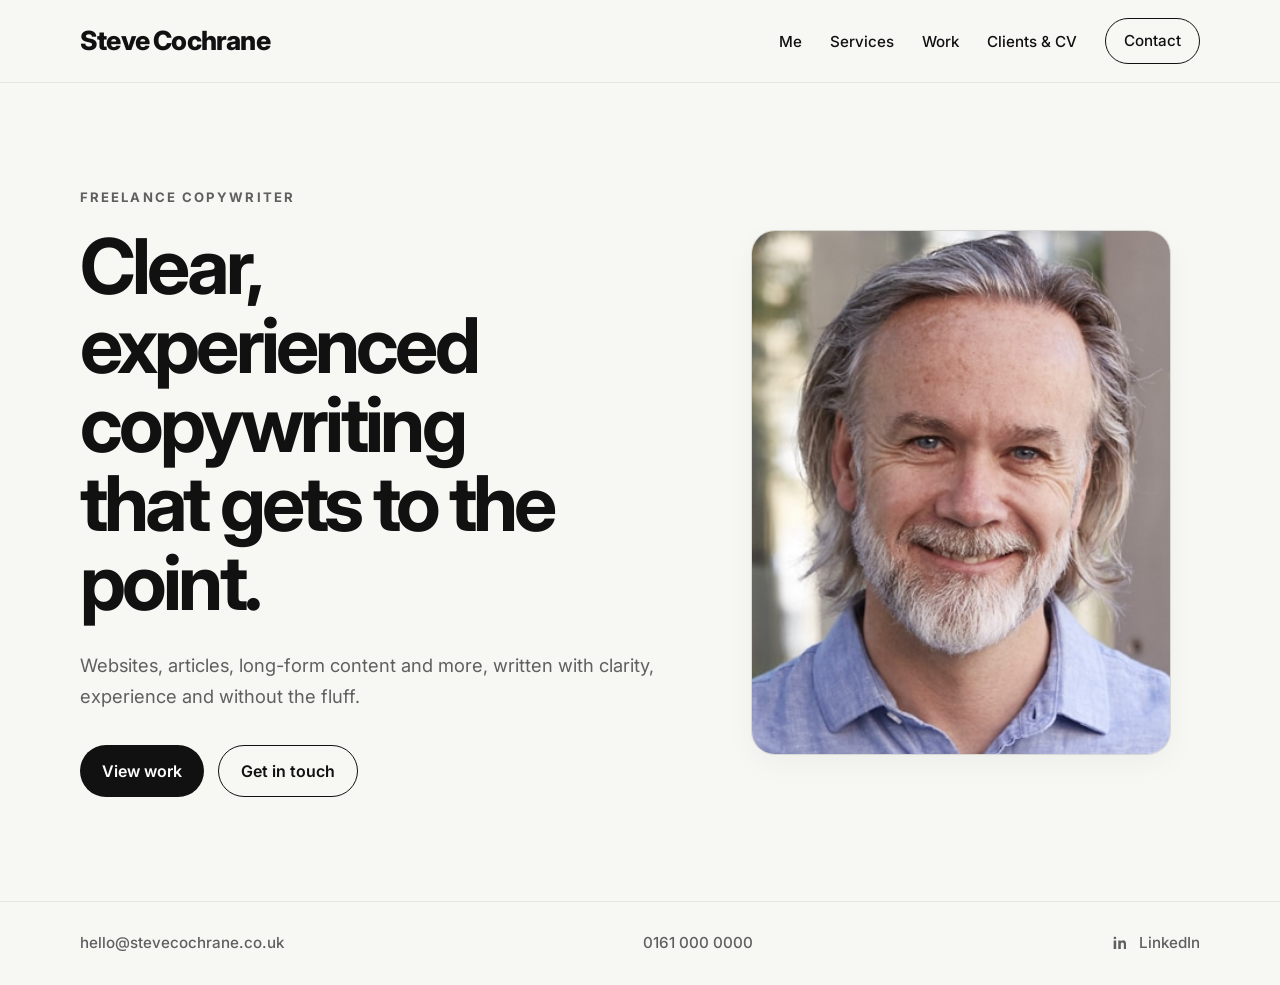
<file: index.html>
<!DOCTYPE html>
<html lang="en-GB">
<head>
  <meta charset="UTF-8" />
  <meta name="viewport" content="width=device-width, initial-scale=1.0" />
  <title>Steve Cochrane | Freelance Copywriter</title>
  <meta
    name="description"
    content="Freelance copywriter Steve Cochrane writes clear, effective copy for websites, articles, white papers and more."
  />
  <link rel="preconnect" href="https://fonts.googleapis.com" />
  <link rel="preconnect" href="https://fonts.gstatic.com" crossorigin />
  <link
    href="https://fonts.googleapis.com/css2?family=Inter:wght@400;500;600;700;800&display=swap"
    rel="stylesheet"
  />
  <link rel="stylesheet" href="css/style.css" />
</head>
<body>
  <a class="skip-link" href="#main">Skip to content</a>

  <header class="site-header">
    <div class="container header-inner">
      <a class="site-logo" href="index.html">Steve Cochrane</a>

      <nav class="site-nav" aria-label="Primary navigation">
        <ul>
          <li><a href="me.html">Me</a></li>
          <li><a href="services.html">Services</a></li>
          <li><a href="work.html">Work</a></li>
          <li><a href="clients-cv.html">Clients &amp; CV</a></li>
          <li><a class="nav-cta" href="contact.html">Contact</a></li>
        </ul>
      </nav>
    </div>
  </header>

  <main id="main">
    <section class="hero hero-minimal">
      <div class="container hero-grid">
        <div class="hero-copy">
          <p class="eyebrow">Freelance Copywriter</p>
          <h1>Clear, experienced copywriting that gets to the point.</h1>
          <p class="hero-text">
            Websites, articles, long-form content and more, written with clarity,
            experience and without the fluff.
          </p>

          <div class="hero-actions">
            <a class="button button-primary" href="work.html">View work</a>
            <a class="button button-secondary" href="contact.html">Get in touch</a>
          </div>
        </div>

        <div class="hero-image-wrap">
          <img
            src="image/steve-cochrane-headshot.jpg"
            alt="Portrait of Steve Cochrane"
            class="hero-image"
          />
        </div>
      </div>
    </section>
  </main>

  <footer class="site-footer">
    <div class="container footer-contact">
      <a class="footer-contact-item" href="mailto:hello@stevecochrane.co.uk">
        hello@stevecochrane.co.uk
      </a>

      <a class="footer-contact-item" href="tel:01610000000">
        0161 000 0000
      </a>

      <a
        class="footer-social"
        href="#"
        target="_blank"
        rel="noopener noreferrer"
        aria-label="Visit Steve Cochrane on LinkedIn"
      >
        <svg viewBox="0 0 24 24" aria-hidden="true">
          <path d="M6.94 8.5H3.56V20h3.38V8.5Zm-1.69-1.47c1.08 0 1.75-.72 1.75-1.62-.02-.92-.67-1.62-1.73-1.62S3.5 4.49 3.5 5.41c0 .9.68 1.62 1.73 1.62h.02ZM20.5 20h-3.38v-6.16c0-1.55-.56-2.6-1.95-2.6-1.07 0-1.7.72-1.98 1.42-.1.25-.13.6-.13.95V20H9.68s.05-10.46 0-11.5h3.38v1.63c.45-.7 1.25-1.7 3.05-1.7 2.23 0 3.89 1.45 3.89 4.56V20Z"/>
        </svg>
        <span>LinkedIn</span>
      </a>
    </div>
  </footer>
</body>
</html>
</file>
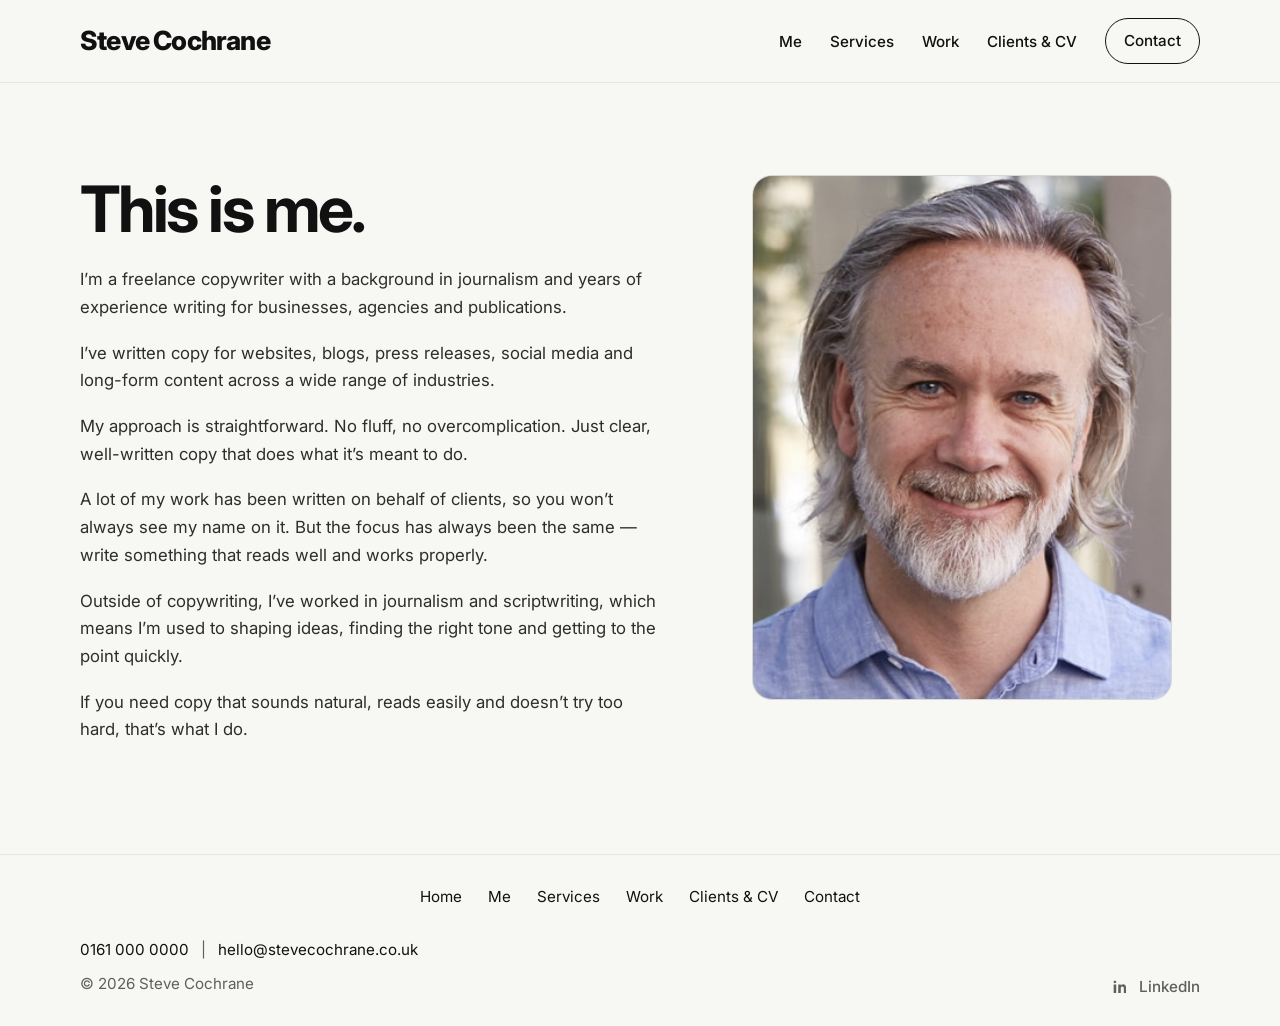
<file: me.html>
<!DOCTYPE html>
<html lang="en-GB">
<head>
  <meta charset="UTF-8" />
  <meta name="viewport" content="width=device-width, initial-scale=1.0" />
  <title>Me | Steve Cochrane</title>
  <meta
    name="description"
    content="Learn more about Steve Cochrane, freelance copywriter."
  />
  <link rel="preconnect" href="https://fonts.googleapis.com" />
  <link rel="preconnect" href="https://fonts.gstatic.com" crossorigin />
  <link
    href="https://fonts.googleapis.com/css2?family=Inter:wght@400;500;600;700;800&display=swap"
    rel="stylesheet"
  />
  <link rel="stylesheet" href="css/style.css" />
</head>
<body>
  <a class="skip-link" href="#main">Skip to content</a>

  <header class="site-header">
    <div class="container header-inner">
      <a class="site-logo" href="index.html">Steve Cochrane</a>

      <nav class="site-nav" aria-label="Primary navigation">
        <ul>
          <li><a href="me.html">Me</a></li>
          <li><a href="services.html">Services</a></li>
          <li><a href="work.html">Work</a></li>
          <li><a href="clients-cv.html">Clients &amp; CV</a></li>
          <li><a class="nav-cta" href="contact.html">Contact</a></li>
        </ul>
      </nav>
    </div>
  </header>

  <main id="main">
    <section class="section">
      <div class="container bio-grid">

        <div class="bio-copy">
          <h1>This is me.</h1>

          <p>
            I’m a freelance copywriter with a background in journalism and years of
            experience writing for businesses, agencies and publications.
          </p>

          <p>
            I’ve written copy for websites, blogs, press releases, social media and
            long-form content across a wide range of industries.
          </p>

          <p>
            My approach is straightforward. No fluff, no overcomplication. Just clear,
            well-written copy that does what it’s meant to do.
          </p>

          <p>
            A lot of my work has been written on behalf of clients, so you won’t always
            see my name on it. But the focus has always been the same — write something
            that reads well and works properly.
          </p>

          <p>
            Outside of copywriting, I’ve worked in journalism and scriptwriting, which
            means I’m used to shaping ideas, finding the right tone and getting to the
            point quickly.
          </p>

          <p>
            If you need copy that sounds natural, reads easily and doesn’t try too hard,
            that’s what I do.
          </p>
        </div>

        <div class="bio-image-wrap">
          <img
            src="image/steve-cochrane-headshot.jpg"
            alt="Steve Cochrane"
            class="bio-image"
          />
        </div>

      </div>
    </section>
  </main>
  <!-- FOOTER -->
  <footer class="site-footer">
    <div class="container footer-main">

      <nav class="footer-nav">
        <ul>
          <li><a href="index.html">Home</a></li>
          <li><a href="me.html">Me</a></li>
          <li><a href="services.html">Services</a></li>
          <li><a href="work.html">Work</a></li>
          <li><a href="clients-cv.html">Clients &amp; CV</a></li>
          <li><a href="contact.html">Contact</a></li>
        </ul>
      </nav>

      <div class="footer-meta">
        <div class="footer-meta-left">
          <p>
            <a href="tel:01610000000">0161 000 0000</a>
            <span>|</span>
            <a href="mailto:hello@stevecochrane.co.uk">hello@stevecochrane.co.uk</a>
          </p>
          <p>© 2026 Steve Cochrane</p>
        </div>

        <a class="footer-social" href="#" target="_blank">
          <svg viewBox="0 0 24 24">
            <path d="M6.94 8.5H3.56V20h3.38V8.5Zm-1.69-1.47c1.08 0 1.75-.72 1.75-1.62-.02-.92-.67-1.62-1.73-1.62S3.5 4.49 3.5 5.41c0 .9.68 1.62 1.73 1.62h.02ZM20.5 20h-3.38v-6.16c0-1.55-.56-2.6-1.95-2.6-1.07 0-1.7.72-1.98 1.42-.1.25-.13.6-.13.95V20H9.68s.05-10.46 0-11.5h3.38v1.63c.45-.7 1.25-1.7 3.05-1.7 2.23 0 3.89 1.45 3.89 4.56V20Z"/>
          </svg>
          <span>LinkedIn</span>
        </a>
      </div>

    </div>
  </footer>
</body>
</html>
</file>
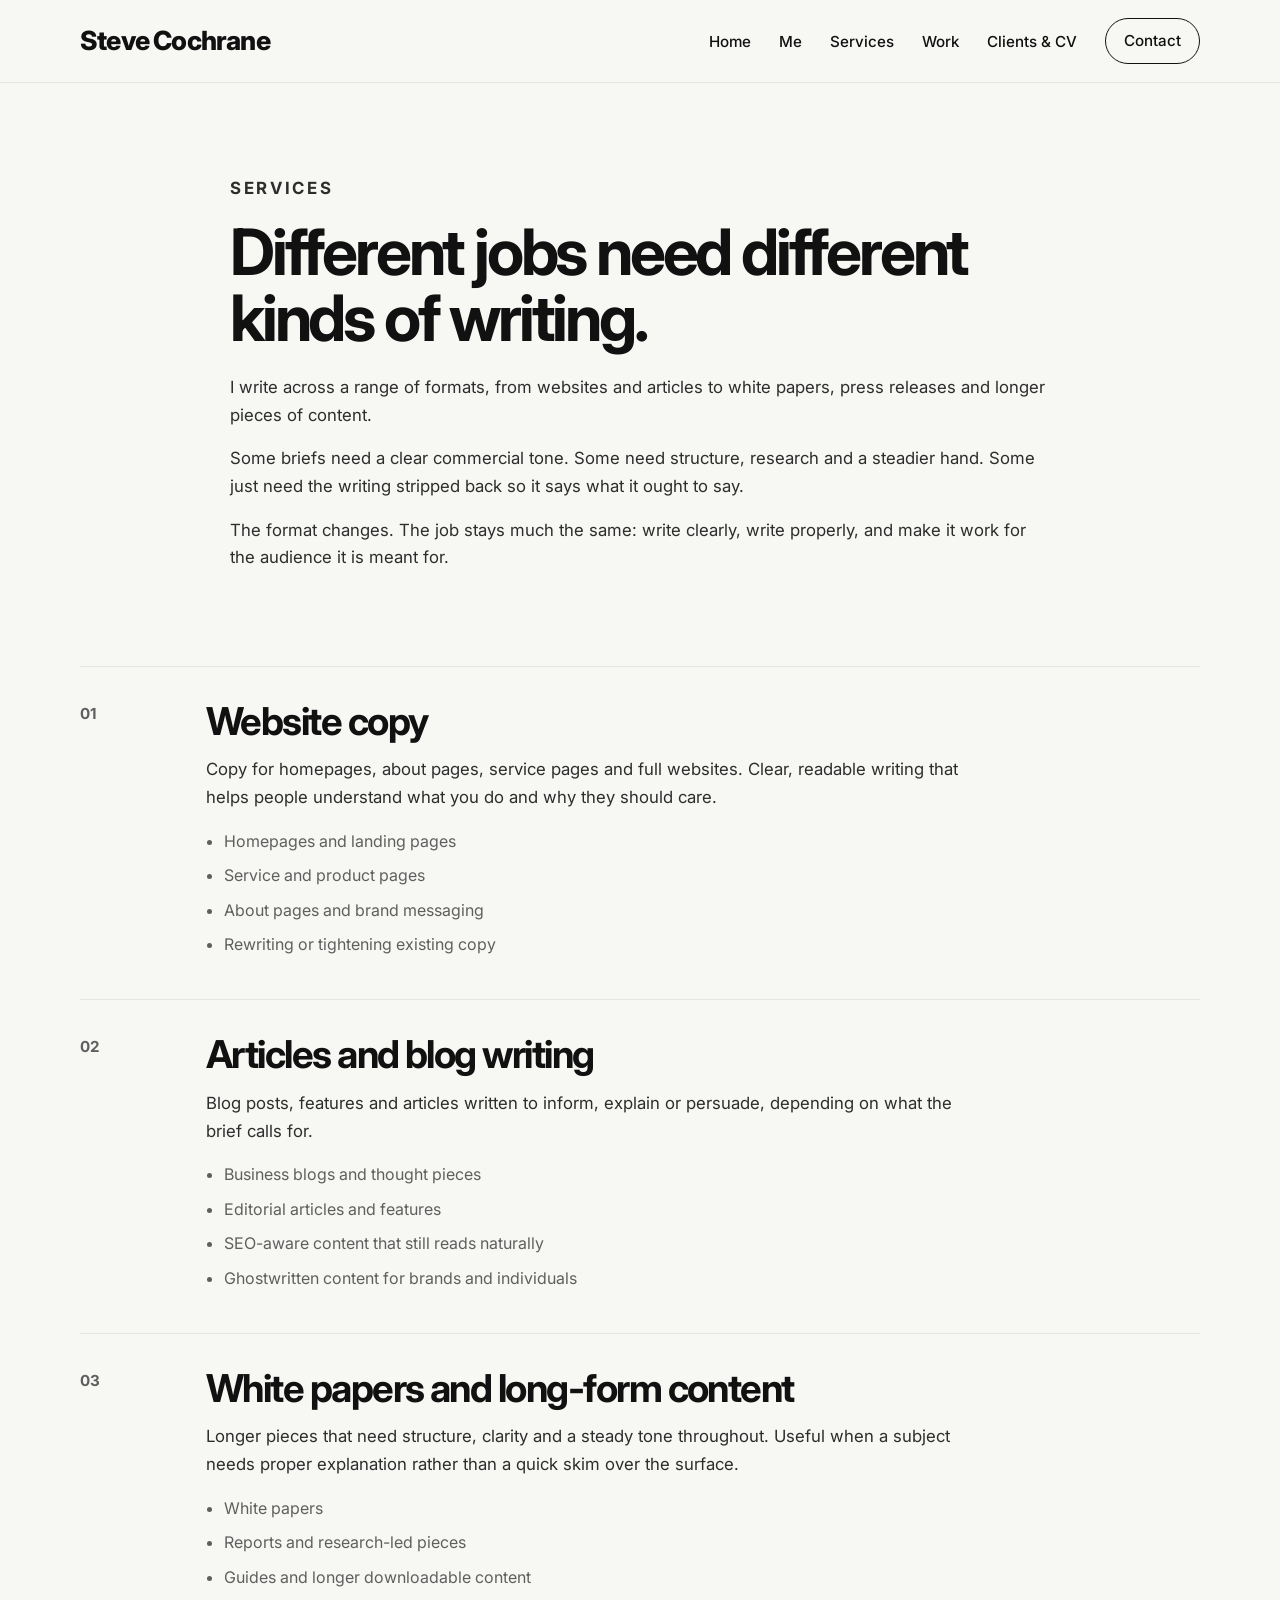
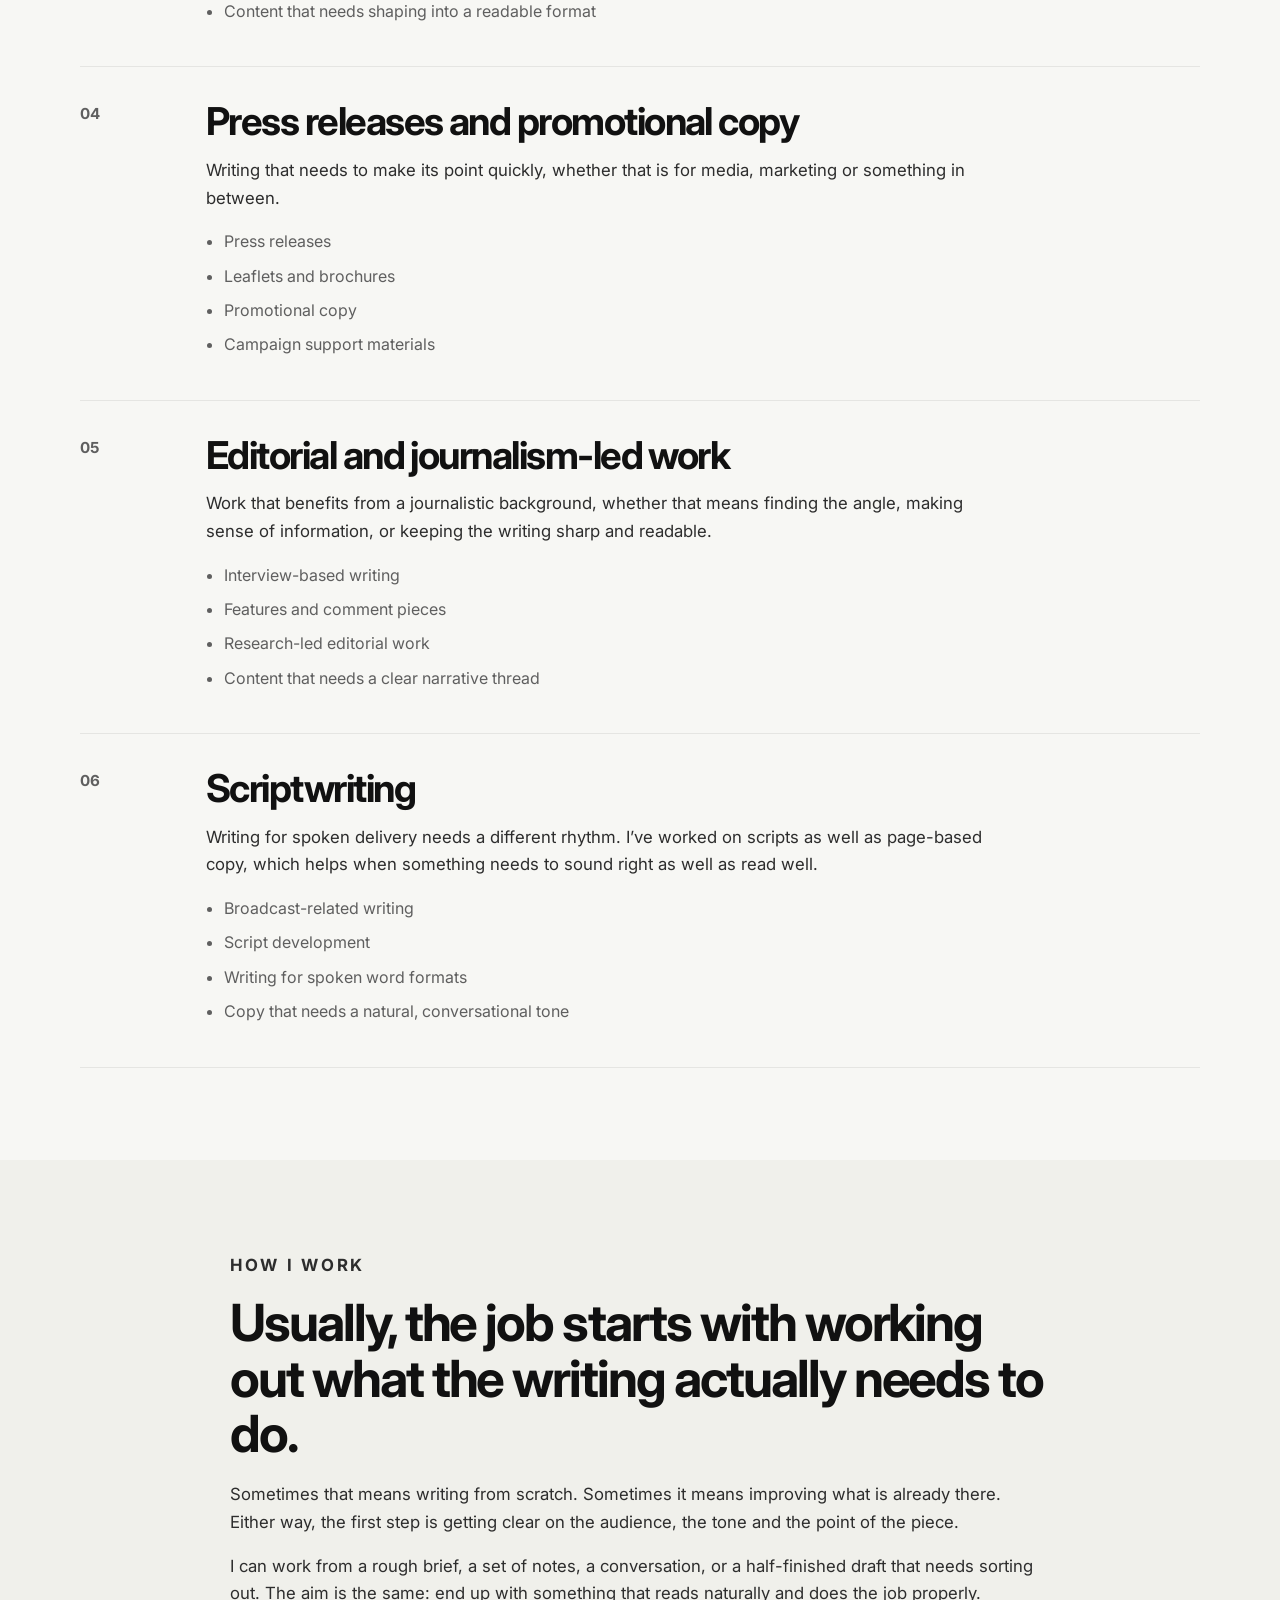
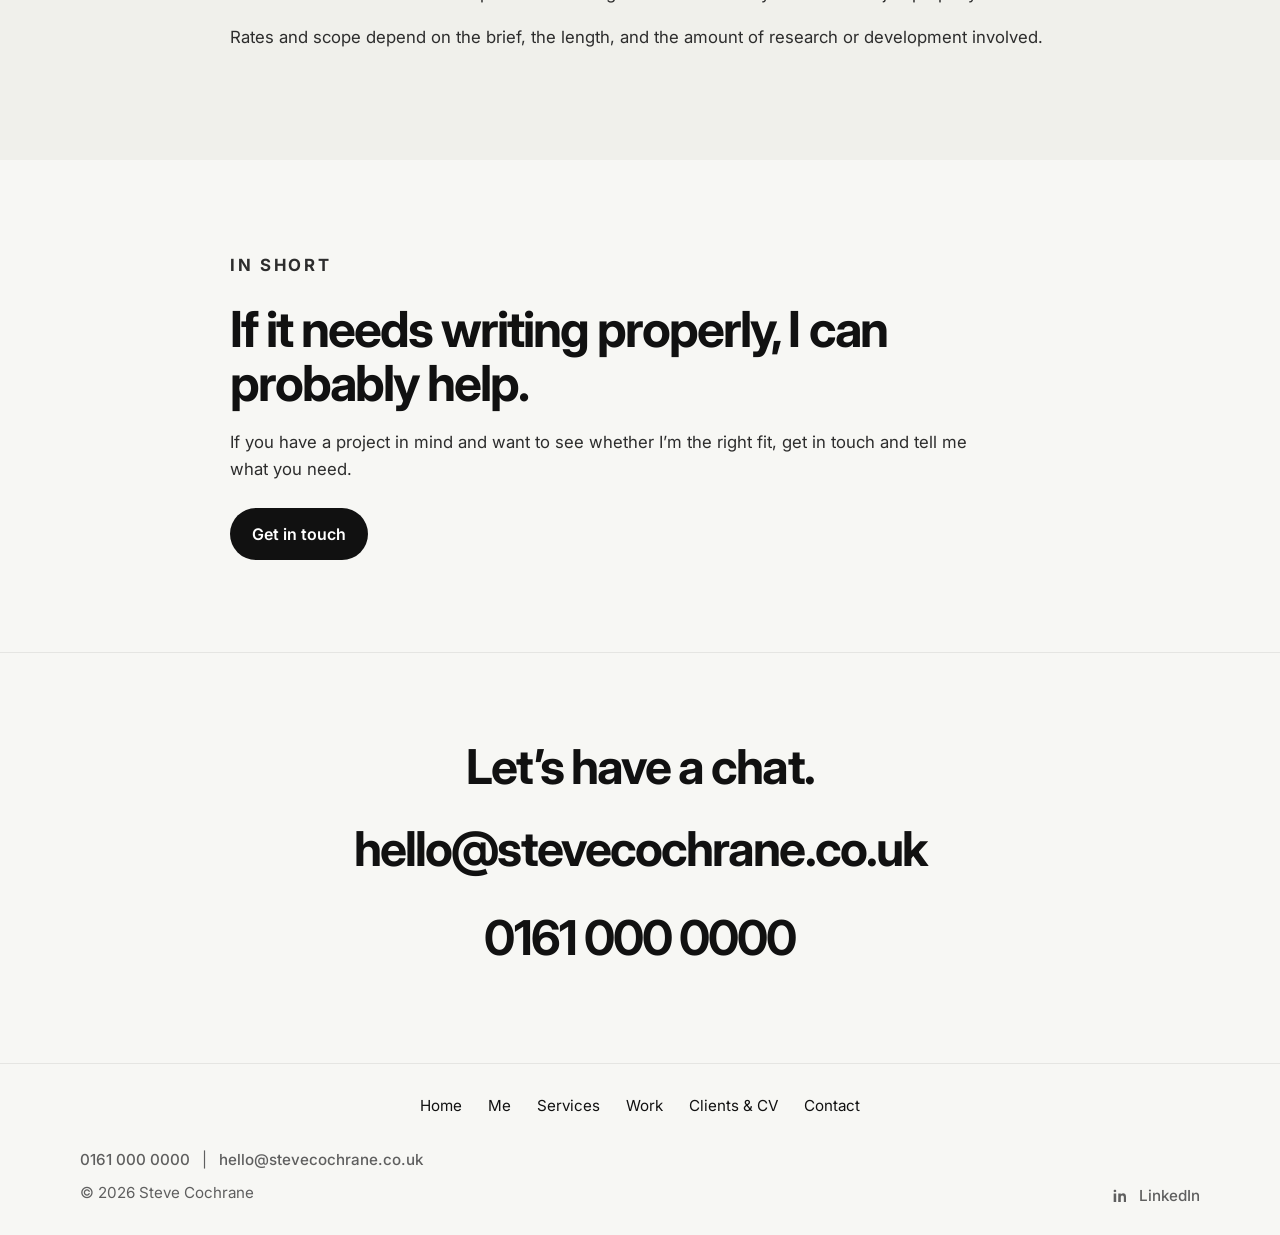
<file: services.html>
<!DOCTYPE html>
<html lang="en-GB">
<head>
  <meta charset="UTF-8" />
  <meta name="viewport" content="width=device-width, initial-scale=1.0" />
  <title>Services | Steve Cochrane</title>
  <meta
    name="description"
    content="Copywriting services by Steve Cochrane, including website copy, articles, blogs, white papers, press releases and more."
  />
  <link rel="preconnect" href="https://fonts.googleapis.com" />
  <link rel="preconnect" href="https://fonts.gstatic.com" crossorigin />
  <link
    href="https://fonts.googleapis.com/css2?family=Inter:wght@400;500;600;700;800&display=swap"
    rel="stylesheet"
  />
  <link rel="stylesheet" href="css/style.css" />
</head>
<body>
  <a class="skip-link" href="#main">Skip to content</a>

  <header class="site-header">
    <div class="container header-inner">
      <a class="site-logo" href="index.html">Steve Cochrane</a>

      <nav class="site-nav" aria-label="Primary navigation">
        <ul>
          <li><a href="index.html">Home</a></li>
          <li><a href="me.html">Me</a></li>
          <li><a href="services.html">Services</a></li>
          <li><a href="work.html">Work</a></li>
          <li><a href="clients-cv.html">Clients &amp; CV</a></li>
          <li><a class="nav-cta" href="contact.html">Contact</a></li>
        </ul>
      </nav>
    </div>
  </header>

  <main id="main">
    <section class="section services-intro">
      <div class="container services-intro-inner">
        <p class="section-label">Services</p>
        <h1>Different jobs need different kinds of writing.</h1>

        <p>
          I write across a range of formats, from websites and articles to white papers,
          press releases and longer pieces of content.
        </p>

        <p>
          Some briefs need a clear commercial tone. Some need structure, research and a
          steadier hand. Some just need the writing stripped back so it says what it ought
          to say.
        </p>

        <p>
          The format changes. The job stays much the same: write clearly, write properly,
          and make it work for the audience it is meant for.
        </p>
      </div>
    </section>

    <section class="section services-list-section">
      <div class="container">

        <article class="service-row">
          <div class="service-row-label">
            <p>01</p>
          </div>
          <div class="service-row-content">
            <h2>Website copy</h2>
            <p>
              Copy for homepages, about pages, service pages and full websites. Clear,
              readable writing that helps people understand what you do and why they should
              care.
            </p>
            <ul>
              <li>Homepages and landing pages</li>
              <li>Service and product pages</li>
              <li>About pages and brand messaging</li>
              <li>Rewriting or tightening existing copy</li>
            </ul>
          </div>
        </article>

        <article class="service-row">
          <div class="service-row-label">
            <p>02</p>
          </div>
          <div class="service-row-content">
            <h2>Articles and blog writing</h2>
            <p>
              Blog posts, features and articles written to inform, explain or persuade,
              depending on what the brief calls for.
            </p>
            <ul>
              <li>Business blogs and thought pieces</li>
              <li>Editorial articles and features</li>
              <li>SEO-aware content that still reads naturally</li>
              <li>Ghostwritten content for brands and individuals</li>
            </ul>
          </div>
        </article>

        <article class="service-row">
          <div class="service-row-label">
            <p>03</p>
          </div>
          <div class="service-row-content">
            <h2>White papers and long-form content</h2>
            <p>
              Longer pieces that need structure, clarity and a steady tone throughout.
              Useful when a subject needs proper explanation rather than a quick skim over
              the surface.
            </p>
            <ul>
              <li>White papers</li>
              <li>Reports and research-led pieces</li>
              <li>Guides and longer downloadable content</li>
              <li>Content that needs shaping into a readable format</li>
            </ul>
          </div>
        </article>

        <article class="service-row">
          <div class="service-row-label">
            <p>04</p>
          </div>
          <div class="service-row-content">
            <h2>Press releases and promotional copy</h2>
            <p>
              Writing that needs to make its point quickly, whether that is for media,
              marketing or something in between.
            </p>
            <ul>
              <li>Press releases</li>
              <li>Leaflets and brochures</li>
              <li>Promotional copy</li>
              <li>Campaign support materials</li>
            </ul>
          </div>
        </article>

        <article class="service-row">
          <div class="service-row-label">
            <p>05</p>
          </div>
          <div class="service-row-content">
            <h2>Editorial and journalism-led work</h2>
            <p>
              Work that benefits from a journalistic background, whether that means finding
              the angle, making sense of information, or keeping the writing sharp and
              readable.
            </p>
            <ul>
              <li>Interview-based writing</li>
              <li>Features and comment pieces</li>
              <li>Research-led editorial work</li>
              <li>Content that needs a clear narrative thread</li>
            </ul>
          </div>
        </article>

        <article class="service-row">
          <div class="service-row-label">
            <p>06</p>
          </div>
          <div class="service-row-content">
            <h2>Scriptwriting</h2>
            <p>
              Writing for spoken delivery needs a different rhythm. I’ve worked on scripts
              as well as page-based copy, which helps when something needs to sound right
              as well as read well.
            </p>
            <ul>
              <li>Broadcast-related writing</li>
              <li>Script development</li>
              <li>Writing for spoken word formats</li>
              <li>Copy that needs a natural, conversational tone</li>
            </ul>
          </div>
        </article>

      </div>
    </section>

    <section class="section how-i-work-section">
      <div class="container how-i-work-inner">
        <p class="section-label">How I work</p>
        <h2>Usually, the job starts with working out what the writing actually needs to do.</h2>

        <p>
          Sometimes that means writing from scratch. Sometimes it means improving what is
          already there. Either way, the first step is getting clear on the audience, the
          tone and the point of the piece.
        </p>

        <p>
          I can work from a rough brief, a set of notes, a conversation, or a half-finished
          draft that needs sorting out. The aim is the same: end up with something that
          reads naturally and does the job properly.
        </p>

        <p>
          Rates and scope depend on the brief, the length, and the amount of research or
          development involved.
        </p>
      </div>
    </section>

    <section class="section services-closing-section">
      <div class="container services-closing-inner">
        <p class="section-label">In short</p>
        <h2>If it needs writing properly, I can probably help.</h2>
        <p>
          If you have a project in mind and want to see whether I’m the right fit, get in
          touch and tell me what you need.
        </p>
        <a class="button button-primary" href="contact.html">Get in touch</a>
      </div>
    </section>

    <section class="contact-band">
      <div class="container contact-band-inner">
        <h2>Let’s have a chat.</h2>
        <a href="mailto:hello@stevecochrane.co.uk">hello@stevecochrane.co.uk</a>
        <a href="tel:01610000000">0161 000 0000</a>
      </div>
    </section>
  </main>

  <footer class="site-footer">
    <div class="container footer-main">
      <nav class="footer-nav" aria-label="Footer navigation">
        <ul>
          <li><a href="index.html">Home</a></li>
          <li><a href="me.html">Me</a></li>
          <li><a href="services.html">Services</a></li>
          <li><a href="work.html">Work</a></li>
          <li><a href="clients-cv.html">Clients &amp; CV</a></li>
          <li><a href="contact.html">Contact</a></li>
        </ul>
      </nav>

      <div class="footer-meta">
        <div class="footer-meta-left">
          <p>
            <a class="footer-contact-item" href="tel:01610000000">0161 000 0000</a>
            <span>|</span>
            <a class="footer-contact-item" href="mailto:hello@stevecochrane.co.uk">hello@stevecochrane.co.uk</a>
          </p>
          <p>© 2026 Steve Cochrane</p>
        </div>

        <a
          class="footer-social"
          href="#"
          target="_blank"
          rel="noopener noreferrer"
          aria-label="Visit Steve Cochrane on LinkedIn"
        >
          <svg viewBox="0 0 24 24" aria-hidden="true">
            <path d="M6.94 8.5H3.56V20h3.38V8.5Zm-1.69-1.47c1.08 0 1.75-.72 1.75-1.62-.02-.92-.67-1.62-1.73-1.62S3.5 4.49 3.5 5.41c0 .9.68 1.62 1.73 1.62h.02ZM20.5 20h-3.38v-6.16c0-1.55-.56-2.6-1.95-2.6-1.07 0-1.7.72-1.98 1.42-.1.25-.13.6-.13.95V20H9.68s.05-10.46 0-11.5h3.38v1.63c.45-.7 1.25-1.7 3.05-1.7 2.23 0 3.89 1.45 3.89 4.56V20Z"/>
          </svg>
          <span>LinkedIn</span>
        </a>
      </div>
    </div>
  </footer>
</body>
</html>
</file>
<file: css/style.css>
:root {
  --bg: #f7f7f4;
  --surface: #ffffff;
  --text: #111111;
  --muted: #5f5f5f;
  --line: #dddddd;
  --accent: #111111;
  --max-width: 1120px;
  --narrow-width: 760px;
  --radius: 18px;
  --shadow: 0 10px 30px rgba(0, 0, 0, 0.04);
}

* {
  box-sizing: border-box;
}

html {
  scroll-behavior: smooth;
}

body {
  margin: 0;
  font-family: "Inter", sans-serif;
  background: var(--bg);
  color: var(--text);
  line-height: 1.65;
}

img {
  max-width: 100%;
  display: block;
}

a {
  color: var(--text);
  text-decoration: none;
}

a:hover {
  text-decoration: underline;
}

.skip-link {
  position: absolute;
  left: 16px;
  top: -48px;
  background: #111111;
  color: #ffffff;
  padding: 10px 14px;
  border-radius: 999px;
  z-index: 1000;
  transition: top 0.2s ease;
}

.skip-link:focus {
  top: 16px;
}

.container {
  width: min(calc(100% - 40px), var(--max-width));
  margin: 0 auto;
}

.narrow {
  width: min(100%, var(--narrow-width));
}

.site-header {
  position: sticky;
  top: 0;
  z-index: 100;
  background: rgba(247, 247, 244, 0.92);
  backdrop-filter: blur(12px);
  border-bottom: 1px solid rgba(17, 17, 17, 0.08);
}

.header-inner {
  display: flex;
  align-items: center;
  justify-content: space-between;
  min-height: 82px;
  gap: 24px;
}

.site-logo {
  font-size: 1.65rem;
  font-weight: 800;
  letter-spacing: -0.03em;
  text-decoration: none;
}

.site-logo:hover {
  text-decoration: none;
}

.site-nav ul {
  display: flex;
  align-items: center;
  gap: 28px;
  list-style: none;
  padding: 0;
  margin: 0;
}

.site-nav a {
  font-size: 0.95rem;
  font-weight: 500;
  text-decoration: none;
}

.nav-cta {
  display: inline-flex;
  align-items: center;
  justify-content: center;
  min-height: 46px;
  padding: 0 18px;
  border: 1px solid #111111;
  border-radius: 999px;
}

.nav-cta:hover {
  background: #111111;
  color: #ffffff;
  text-decoration: none;
}

.hero {
  padding: 84px 0 48px;
}

.hero-grid {
  display: grid;
  grid-template-columns: 1.1fr 0.9fr;
  gap: 56px;
  align-items: center;
}

.eyebrow {
  margin: 0 0 18px;
  font-size: 0.82rem;
  font-weight: 700;
  letter-spacing: 0.16em;
  text-transform: uppercase;
  color: var(--muted);
}

.hero h1 {
  margin: 0;
  font-size: clamp(2.8rem, 6vw, 5rem);
  line-height: 1.03;
  letter-spacing: -0.05em;
  max-width: 10ch;
}

.hero-text {
  margin: 28px 0 0;
  max-width: 600px;
  font-size: 1.15rem;
  color: var(--muted);
}

.hero-actions {
  display: flex;
  flex-wrap: wrap;
  gap: 14px;
  margin-top: 34px;
}

.button {
  display: inline-flex;
  align-items: center;
  justify-content: center;
  min-height: 52px;
  padding: 0 22px;
  border-radius: 999px;
  font-weight: 600;
  transition: transform 0.2s ease, background 0.2s ease, color 0.2s ease;
}

.button:hover {
  text-decoration: none;
  transform: translateY(-2px);
}

.button-primary {
  background: #111111;
  color: #ffffff;
}

.button-primary:hover {
  background: #222222;
}

.button-secondary {
  border: 1px solid #111111;
  color: #111111;
}

.button-secondary:hover {
  background: #111111;
  color: #ffffff;
}

.hero-image-wrap {
  display: flex;
  justify-content: center;
}

.hero-image {
  width: 100%;
  max-width: 420px;
  aspect-ratio: 4 / 5;
  object-fit: cover;
  border-radius: 24px;
  background: #e9e9e4;
  box-shadow: var(--shadow);
  border: 1px solid rgba(17, 17, 17, 0.08);
}

.intro-strip {
  padding: 22px 0;
  border-top: 1px solid rgba(17, 17, 17, 0.08);
  border-bottom: 1px solid rgba(17, 17, 17, 0.08);
}

.intro-strip-inner p {
  margin: 0;
  font-size: 1.05rem;
  color: var(--muted);
}

.section {
  padding: 92px 0;
}

.section-alt {
  background: #f0f0eb;
}

.section-label {
  margin: 0 0 14px;
  font-size: 0.82rem;
  font-weight: 700;
  letter-spacing: 0.16em;
  text-transform: uppercase;
  color: var(--muted);
}

.section h2 {
  margin: 0 0 22px;
  font-size: clamp(2rem, 4vw, 3.2rem);
  line-height: 1.08;
  letter-spacing: -0.04em;
}

.section p {
  margin: 0 0 18px;
  font-size: 1.05rem;
  color: #2d2d2d;
}

.section-intro {
  max-width: 700px;
  color: var(--muted);
}

.services-grid {
  display: grid;
  grid-template-columns: repeat(2, minmax(0, 1fr));
  gap: 22px;
  margin-top: 34px;
}

.service-card {
  background: var(--surface);
  border: 1px solid rgba(17, 17, 17, 0.08);
  border-radius: var(--radius);
  padding: 28px;
  box-shadow: var(--shadow);
}

.service-card h3 {
  margin: 0 0 12px;
  font-size: 1.3rem;
  letter-spacing: -0.03em;
}

.service-card p {
  margin: 0;
  color: var(--muted);
}

.work-list {
  display: flex;
  flex-direction: column;
  margin-top: 30px;
  border-top: 1px solid var(--line);
}

.work-item {
  display: flex;
  align-items: center;
  justify-content: space-between;
  gap: 24px;
  padding: 24px 0;
  border-bottom: 1px solid var(--line);
}

.work-item h3 {
  margin: 0 0 8px;
  font-size: 1.2rem;
  letter-spacing: -0.03em;
}

.work-item p {
  margin: 0;
  color: var(--muted);
}

.work-item a {
  white-space: nowrap;
  font-weight: 600;
}

.quote-block {
  padding: 40px;
  background: #111111;
  color: #ffffff;
  border-radius: 24px;
}

.quote-block p {
  margin: 0;
  color: #ffffff;
  font-size: clamp(1.3rem, 3vw, 2rem);
  line-height: 1.3;
  letter-spacing: -0.03em;
}

.contact-section {
  padding-bottom: 110px;
}

.contact-details {
  display: flex;
  flex-direction: column;
  gap: 10px;
  margin-top: 28px;
}

.contact-details a,
.contact-details span {
  font-size: clamp(1.4rem, 3vw, 2.2rem);
  font-weight: 700;
  letter-spacing: -0.03em;
}

.site-footer {
  border-top: 1px solid rgba(17, 17, 17, 0.08);
  padding: 26px 0;
}

.footer-inner {
  display: flex;
  align-items: center;
  justify-content: space-between;
  gap: 20px;
}

.footer-inner p {
  margin: 0;
  color: var(--muted);
  font-size: 0.95rem;
}

@media (max-width: 900px) {
  .header-inner {
    flex-direction: column;
    align-items: flex-start;
    padding: 18px 0;
  }

  .site-nav ul {
    flex-wrap: wrap;
    gap: 14px 18px;
  }

  .hero-grid {
    grid-template-columns: 1fr;
    gap: 34px;
  }

  .hero h1 {
    max-width: 12ch;
  }

  .services-grid {
    grid-template-columns: 1fr;
  }

  .work-item {
    flex-direction: column;
    align-items: flex-start;
  }

  .footer-inner {
    flex-direction: column;
    align-items: flex-start;
  }
}

@media (max-width: 640px) {
  .container {
    width: min(calc(100% - 28px), var(--max-width));
  }

  .hero {
    padding-top: 56px;
  }

  .section {
    padding: 70px 0;
  }

  .hero-text,
  .section p,
  .intro-strip-inner p,
  .service-card p {
    font-size: 1rem;
  }

  .quote-block {
    padding: 28px;
  }

  .contact-details a,
  .contact-details span {
    font-size: 1.25rem;
  }
}
/* ===== ME PAGE ===== */

.bio-grid {
  display: grid;
  grid-template-columns: 1.1fr 0.9fr;
  gap: 60px;
  align-items: start;
}

.bio-copy h1 {
  margin: 0 0 24px;
  font-size: clamp(2.6rem, 5vw, 4rem);
  line-height: 1.05;
  letter-spacing: -0.04em;
}

.bio-copy p {
  margin: 0 0 18px;
  font-size: 1.05rem;
  color: #2d2d2d;
}

.bio-image-wrap {
  display: flex;
  justify-content: center;
}

.bio-image {
  width: 100%;
  max-width: 420px;
  aspect-ratio: 4 / 5;
  object-fit: cover;
  border-radius: 20px;
  background: #e9e9e4;
  border: 1px solid rgba(17, 17, 17, 0.08);
}

/* Responsive */

@media (max-width: 900px) {
  .bio-grid {
    grid-template-columns: 1fr;
    gap: 32px;
  }

  .bio-image {
    max-width: 100%;
  }
}
/* ===== MINIMAL HOMEPAGE TWEAK ===== */

.hero-minimal {
  min-height: calc(100vh - 82px);
  display: flex;
  align-items: center;
  padding: 72px 0;
}

/* ===== SHARED FOOTER ===== */

.site-footer {
  border-top: 1px solid rgba(17, 17, 17, 0.08);
  padding: 20px 0;
}

.footer-contact {
  display: flex;
  align-items: center;
  justify-content: space-between;
  gap: 18px 28px;
  flex-wrap: wrap;
}

.footer-contact-item,
.footer-social {
  display: inline-flex;
  align-items: center;
  gap: 10px;
  color: var(--muted);
  font-size: 0.95rem;
  font-weight: 500;
  text-decoration: none;
}

.footer-contact-item:hover,
.footer-social:hover {
  color: var(--text);
  text-decoration: none;
}

.footer-social svg {
  width: 18px;
  height: 18px;
  fill: currentColor;
  flex: 0 0 18px;
}

.footer-social span {
  line-height: 1;
}

@media (max-width: 640px) {
  .hero-minimal {
    min-height: auto;
    padding: 56px 0 64px;
  }

  .footer-contact {
    flex-direction: column;
    align-items: flex-start;
  }
}
/* ===== HOMEPAGE PREVIEW SECTIONS ===== */

.home-preview-section {
  padding: 56px 0;
  border-top: 1px solid rgba(17, 17, 17, 0.08);
}

.home-preview-grid {
  display: grid;
  grid-template-columns: 180px minmax(0, 1fr);
  gap: 32px;
  align-items: start;
}

.home-preview-label p {
  margin: 0;
  font-size: 0.82rem;
  font-weight: 700;
  letter-spacing: 0.16em;
  text-transform: uppercase;
  color: var(--muted);
}

.home-preview-content h2 {
  margin: 0 0 18px;
  font-size: clamp(1.8rem, 3.4vw, 2.7rem);
  line-height: 1.08;
  letter-spacing: -0.04em;
}

.home-preview-content p {
  margin: 0 0 16px;
  max-width: 760px;
  color: #2d2d2d;
}

.text-link {
  display: inline-block;
  margin-top: 8px;
  font-weight: 600;
  text-decoration: none;
  border-bottom: 1px solid currentColor;
  padding-bottom: 2px;
}

.text-link:hover {
  text-decoration: none;
}

.home-simple-list {
  list-style: none;
  padding: 0;
  margin: 0 0 18px;
}

.home-simple-list li {
  padding: 10px 0;
  border-bottom: 1px solid rgba(17, 17, 17, 0.08);
  color: #2d2d2d;
}

.home-simple-list li:first-child {
  border-top: 1px solid rgba(17, 17, 17, 0.08);
}

.home-work-preview {
  margin-bottom: 18px;
}

.home-work-item {
  padding: 14px 0;
  border-bottom: 1px solid rgba(17, 17, 17, 0.08);
}

.home-work-item:first-child {
  border-top: 1px solid rgba(17, 17, 17, 0.08);
}

.home-work-item h3 {
  margin: 0 0 6px;
  font-size: 1.05rem;
  letter-spacing: -0.02em;
}

.home-work-item p {
  margin: 0;
  color: var(--muted);
}

@media (max-width: 900px) {
  .home-preview-grid {
    grid-template-columns: 1fr;
    gap: 14px;
  }
}
/* ===== WORK THUMBNAILS ON HOMEPAGE ===== */

.home-work-thumbs {
  display: grid;
  grid-template-columns: repeat(3, minmax(0, 1fr));
  gap: 18px;
  margin: 24px 0 18px;
}

.work-thumb {
  display: block;
  text-decoration: none;
  color: inherit;
}

.work-thumb:hover {
  text-decoration: none;
}

.work-thumb img {
  width: 100%;
  aspect-ratio: 4 / 3;
  object-fit: cover;
  border-radius: 16px;
  background: #e9e9e4;
  border: 1px solid rgba(17, 17, 17, 0.08);
  margin-bottom: 12px;
}

.work-thumb-copy h3 {
  margin: 0 0 6px;
  font-size: 1.05rem;
  letter-spacing: -0.02em;
}

.work-thumb-copy p {
  margin: 0;
  color: var(--muted);
  font-size: 0.97rem;
}

/* ===== LARGE CONTACT BAND ===== */

.contact-band {
  padding: 88px 0 76px;
  border-top: 1px solid rgba(17, 17, 17, 0.08);
}

.contact-band-inner {
  text-align: center;
}

.contact-band-inner h2 {
  margin: 0 0 16px;
  font-size: clamp(2rem, 4vw, 3rem);
  line-height: 1.08;
  letter-spacing: -0.04em;
}

.contact-band-inner a {
  display: block;
  width: fit-content;
  margin: 0 auto 10px;
  font-size: clamp(1.8rem, 4vw, 3rem);
  font-weight: 700;
  letter-spacing: -0.04em;
  text-decoration: none;
}

.contact-band-inner a:hover {
  text-decoration: underline;
}

/* ===== FOOTER WITH NAV ===== */

.site-footer {
  border-top: 1px solid rgba(17, 17, 17, 0.08);
  padding: 28px 0 30px;
}

.footer-main {
  display: flex;
  flex-direction: column;
  gap: 28px;
}

.footer-nav ul {
  display: flex;
  flex-wrap: wrap;
  justify-content: center;
  gap: 12px 26px;
  list-style: none;
  padding: 0;
  margin: 0;
}

.footer-nav a {
  color: var(--text);
  text-decoration: none;
  font-size: 0.95rem;
}

.footer-nav a:hover {
  text-decoration: underline;
}

.footer-meta {
  display: flex;
  align-items: flex-end;
  justify-content: space-between;
  gap: 20px;
}

.footer-meta-left p {
  margin: 0 0 8px;
  color: var(--muted);
  font-size: 0.95rem;
}

.footer-meta-left p:last-child {
  margin-bottom: 0;
}

.footer-meta-left span {
  margin: 0 8px;
  color: var(--muted);
}

.footer-contact-item {
  color: var(--muted);
  text-decoration: none;
}

.footer-contact-item:hover {
  color: var(--text);
  text-decoration: none;
}

.footer-social {
  display: inline-flex;
  align-items: center;
  gap: 10px;
  color: var(--muted);
  text-decoration: none;
  font-size: 0.95rem;
  font-weight: 500;
}

.footer-social:hover {
  color: var(--text);
  text-decoration: none;
}

.footer-social svg {
  width: 18px;
  height: 18px;
  fill: currentColor;
  flex: 0 0 18px;
}

/* ===== RESPONSIVE ===== */

@media (max-width: 900px) {
  .home-work-thumbs {
    grid-template-columns: 1fr;
  }

  .footer-meta {
    flex-direction: column;
    align-items: flex-start;
  }
}

@media (max-width: 640px) {
  .contact-band {
    padding: 64px 0 56px;
  }

  .contact-band-inner a {
    font-size: 1.5rem;
    word-break: break-word;
  }

  .footer-nav ul {
    justify-content: flex-start;
    gap: 10px 18px;
  }
}
/* ===== WORK PAGE ===== */

.work-hero {
  padding-bottom: 70px;
}

.work-hero-grid {
  display: grid;
  grid-template-columns: 1fr 1fr;
  gap: 48px;
  align-items: center;
}

.work-hero-image img {
  width: 100%;
  aspect-ratio: 4 / 3;
  object-fit: cover;
  border-radius: 20px;
  background: #e9e9e4;
  border: 1px solid rgba(17, 17, 17, 0.08);
}

.work-hero-copy h1 {
  margin: 0 0 20px;
  font-size: clamp(2.4rem, 5vw, 4.2rem);
  line-height: 1.05;
  letter-spacing: -0.04em;
}

.work-hero-copy p {
  margin: 0 0 16px;
  color: #2d2d2d;
}

.work-section {
  padding-top: 70px;
  padding-bottom: 70px;
}

.work-section-alt {
  background: #f0f0eb;
}

.work-section-heading {
  max-width: 760px;
  margin-bottom: 30px;
}

.work-section-heading h2 {
  margin: 0 0 14px;
  font-size: clamp(1.9rem, 3.8vw, 3rem);
  line-height: 1.08;
  letter-spacing: -0.04em;
}

.work-section-heading p {
  margin: 0;
  color: var(--muted);
}

.work-grid {
  display: grid;
  grid-template-columns: repeat(2, minmax(0, 1fr));
  gap: 26px;
}

.work-card {
  background: var(--surface);
  border: 1px solid rgba(17, 17, 17, 0.08);
  border-radius: 20px;
  overflow: hidden;
}

.work-card-image {
  display: block;
  text-decoration: none;
}

.work-card-image:hover {
  text-decoration: none;
}

.work-card-image img {
  width: 100%;
  aspect-ratio: 16 / 10;
  object-fit: cover;
  background: #e9e9e4;
  border-bottom: 1px solid rgba(17, 17, 17, 0.08);
}

.work-card-body {
  padding: 22px;
}

.work-card-body h3 {
  margin: 0 0 10px;
  font-size: 1.25rem;
  letter-spacing: -0.03em;
}

.work-card-body p {
  margin: 0 0 18px;
  color: var(--muted);
}

.work-card-actions {
  display: flex;
  flex-wrap: wrap;
  gap: 14px;
}

.work-card-actions a {
  font-weight: 600;
  text-decoration: none;
  border-bottom: 1px solid currentColor;
  padding-bottom: 2px;
}

.work-card-actions a:hover {
  text-decoration: none;
}

@media (max-width: 900px) {
  .work-hero-grid,
  .work-grid {
    grid-template-columns: 1fr;
  }

  .work-hero {
    padding-bottom: 50px;
  }

  .work-section {
    padding-top: 50px;
    padding-bottom: 50px;
  }
}
/* ===== CLIENTS & CV PAGE ===== */

.clients-intro {
  padding-bottom: 46px;
}

.clients-intro-inner {
  max-width: 760px;
}

.clients-intro-inner h1 {
  margin: 0 0 22px;
  font-size: clamp(2.5rem, 5vw, 4.6rem);
  line-height: 1.05;
  letter-spacing: -0.05em;
}

.clients-intro-inner p {
  margin: 0 0 16px;
  color: #2d2d2d;
}

.client-logos-section {
  padding-top: 20px;
  padding-bottom: 70px;
}

.client-logos-grid {
  display: grid;
  grid-template-columns: repeat(5, minmax(0, 1fr));
  gap: 34px 26px;
  align-items: center;
}

.client-logo-item {
  display: flex;
  align-items: center;
  justify-content: center;
  min-height: 90px;
}

.client-logo-item img {
  max-width: 300px;
  max-height: 200px;
  width: auto;
  height: auto;
  object-fit: contain;
  opacity: 0.95;
}

.cv-preview-section {
  padding-top: 20px;
}

.cv-preview-inner {
  display: grid;
  grid-template-columns: 0.9fr 1.1fr;
  gap: 44px;
  align-items: center;
}

.cv-copy h2 {
  margin: 0 0 18px;
  font-size: clamp(2rem, 4vw, 3rem);
  line-height: 1.08;
  letter-spacing: -0.04em;
}

.cv-copy p {
  margin: 0 0 16px;
  color: #2d2d2d;
}

.cv-preview-card {
  display: block;
  text-decoration: none;
}

.cv-preview-card:hover {
  text-decoration: none;
}

.cv-preview-card img {
  width: 100%;
  max-width: 560px;
  margin-left: auto;
  border-radius: 18px;
  background: #ecece7;
  border: 1px solid rgba(17, 17, 17, 0.08);
  box-shadow: 0 10px 30px rgba(0, 0, 0, 0.05);
}

/* Responsive */

@media (max-width: 1000px) {
  .client-logos-grid {
    grid-template-columns: repeat(4, minmax(0, 1fr));
  }
}

@media (max-width: 900px) {
  .cv-preview-inner {
    grid-template-columns: 1fr;
    gap: 28px;
  }

  .cv-preview-card img {
    margin-left: 0;
    max-width: 100%;
  }
}

@media (max-width: 700px) {
  .client-logos-grid {
    grid-template-columns: repeat(2, minmax(0, 1fr));
    gap: 26px 18px;
  }

  .client-logo-item {
    min-height: 72px;
  }

  .client-logo-item img {
    max-width: 120px;
    max-height: 48px;
  }
}
.client-logo-item img {
  max-width: 180px;
  max-height: 80px;
  width: auto;
  height: auto;
  object-fit: contain;
}
.client-logos-grid {
  display: grid;
  grid-template-columns: repeat(4, minmax(0, 1fr));
  gap: 50px 40px;
  align-items: center;
  margin-top: 30px;
}
/* ===== SERVICES PAGE ===== */

.services-intro {
  padding-bottom: 54px;
}

.services-intro-inner {
  max-width: 820px;
}

.services-intro-inner h1 {
  margin: 0 0 22px;
  font-size: clamp(2.6rem, 5vw, 4.8rem);
  line-height: 1.04;
  letter-spacing: -0.05em;
}

.services-intro-inner p {
  margin: 0 0 16px;
  color: #2d2d2d;
}

.services-list-section {
  padding-top: 24px;
}

.service-row {
  display: grid;
  grid-template-columns: 100px minmax(0, 1fr);
  gap: 26px;
  padding: 34px 0;
  border-top: 1px solid rgba(17, 17, 17, 0.08);
}

.service-row:last-child {
  border-bottom: 1px solid rgba(17, 17, 17, 0.08);
}

.service-row-label p {
  margin: 0;
  font-size: 0.95rem;
  font-weight: 700;
  color: var(--muted);
}

.service-row-content h2 {
  margin: 0 0 14px;
  font-size: clamp(1.6rem, 3vw, 2.5rem);
  line-height: 1.08;
  letter-spacing: -0.04em;
}

.service-row-content p {
  margin: 0 0 16px;
  max-width: 780px;
  color: #2d2d2d;
}

.service-row-content ul {
  margin: 0;
  padding-left: 18px;
}

.service-row-content li {
  margin: 0 0 8px;
  color: var(--muted);
}

.how-i-work-section {
  background: #f0f0eb;
}

.how-i-work-inner {
  max-width: 820px;
}

.how-i-work-inner h2 {
  margin: 0 0 20px;
  font-size: clamp(2rem, 4vw, 3.2rem);
  line-height: 1.08;
  letter-spacing: -0.04em;
}

.how-i-work-inner p {
  margin: 0 0 16px;
  color: #2d2d2d;
}

.services-closing-inner {
  max-width: 820px;
}

.services-closing-inner h2 {
  margin: 0 0 18px;
  font-size: clamp(2rem, 4vw, 3.1rem);
  line-height: 1.08;
  letter-spacing: -0.04em;
}

.services-closing-inner p {
  margin: 0 0 24px;
  color: #2d2d2d;
  max-width: 760px;
}

@media (max-width: 700px) {
  .service-row {
    grid-template-columns: 1fr;
    gap: 12px;
    padding: 28px 0;
  }
}
/* ===== NEW WORK PAGE ===== */

.work-page-intro {
  padding-bottom: 44px;
}

.work-page-intro-inner {
  max-width: 820px;
}

.work-page-intro-inner h1 {
  margin: 0 0 22px;
  font-size: clamp(2.6rem, 5vw, 4.8rem);
  line-height: 1.04;
  letter-spacing: -0.05em;
}

.work-page-intro-inner p {
  margin: 0 0 16px;
  color: #2d2d2d;
}

.work-accordion-section {
  padding-top: 10px;
}

.work-accordion {
  border-top: 1px solid rgba(17, 17, 17, 0.1);
}

.work-accordion:last-child {
  border-bottom: 1px solid rgba(17, 17, 17, 0.1);
}

.work-accordion summary {
  list-style: none;
  cursor: pointer;
  position: relative;
  padding: 28px 54px 28px 0;
  font-size: clamp(1.4rem, 2.5vw, 2rem);
  font-weight: 700;
  letter-spacing: -0.03em;
}

.work-accordion summary::-webkit-details-marker {
  display: none;
}

.work-accordion summary::after {
  content: "+";
  position: absolute;
  right: 0;
  top: 50%;
  transform: translateY(-50%);
  font-size: 2rem;
  font-weight: 400;
  line-height: 1;
  color: var(--muted);
}

.work-accordion[open] summary::after {
  content: "−";
}

.work-accordion-panel {
  padding: 0 0 34px;
}

.work-example-grid {
  display: grid;
  grid-template-columns: repeat(2, minmax(0, 1fr));
  gap: 34px 26px;
  padding-top: 4px;
}

.work-example-card {
  min-width: 0;
}

.work-example-image {
  display: block;
  text-decoration: none;
}

.work-example-image:hover {
  text-decoration: none;
}

.work-example-image img {
  width: 100%;
  aspect-ratio: 16 / 10;
  object-fit: cover;
  background: #e9e9e4;
  border: 1px solid rgba(17, 17, 17, 0.08);
  margin-bottom: 16px;
}

.work-example-copy h3 {
  margin: 0 0 10px;
  font-size: clamp(1.4rem, 2.2vw, 2rem);
  line-height: 1.1;
  letter-spacing: -0.03em;
  color: #2f5f98;
}

.work-example-copy p {
  margin: 0;
  color: #2d2d2d;
}

@media (max-width: 800px) {
  .work-example-grid {
    grid-template-columns: 1fr;
  }

  .work-accordion summary {
    padding: 22px 42px 22px 0;
  }
}
/* ===== CONTACT PAGE ===== */

.contact-page-intro {
  padding-bottom: 44px;
}

.contact-page-inner {
  max-width: 820px;
}

.contact-page-inner h1 {
  margin: 0 0 22px;
  font-size: clamp(2.6rem, 5vw, 4.8rem);
  line-height: 1.04;
  letter-spacing: -0.05em;
}

.contact-page-inner p {
  margin: 0 0 16px;
  color: #2d2d2d;
}

.contact-methods-section {
  padding-top: 10px;
}

.contact-methods-grid {
  display: grid;
  grid-template-columns: repeat(3, minmax(0, 1fr));
  gap: 24px;
}

.contact-method-card {
  padding: 26px 0 30px;
  border-top: 1px solid rgba(17, 17, 17, 0.08);
}

.contact-method-label {
  margin: 0 0 12px;
  font-size: 0.82rem;
  font-weight: 700;
  letter-spacing: 0.16em;
  text-transform: uppercase;
  color: var(--muted);
}

.contact-method-card h2 {
  margin: 0 0 14px;
  font-size: clamp(1.4rem, 2.6vw, 2.2rem);
  line-height: 1.08;
  letter-spacing: -0.04em;
}

.contact-method-card h2 a {
  text-decoration: none;
}

.contact-method-card h2 a:hover {
  text-decoration: underline;
}

.contact-method-card p:last-child {
  margin: 0;
  color: #2d2d2d;
}

.contact-note-section {
  background: #f0f0eb;
}

.contact-note-inner {
  max-width: 820px;
}

.contact-note-inner h2 {
  margin: 0 0 18px;
  font-size: clamp(2rem, 4vw, 3.1rem);
  line-height: 1.08;
  letter-spacing: -0.04em;
}

.contact-note-inner p {
  margin: 0 0 16px;
  color: #2d2d2d;
}

@media (max-width: 900px) {
  .contact-methods-grid {
    grid-template-columns: 1fr;
  }
}
/* ===== CONTACT PAGE ===== */

.contact-page-intro {
  padding-bottom: 44px;
}

.contact-page-inner {
  max-width: 820px;
}

.contact-page-inner h1 {
  margin: 0 0 22px;
  font-size: clamp(2.6rem, 5vw, 4.8rem);
  line-height: 1.04;
  letter-spacing: -0.05em;
}

.contact-page-inner p {
  margin: 0 0 16px;
  color: #2d2d2d;
}

.contact-methods-section {
  padding-top: 10px;
}

.contact-methods-grid {
  display: grid;
  grid-template-columns: repeat(3, minmax(0, 1fr));
  gap: 24px;
}

.contact-method-card {
  min-width: 0;
  padding: 26px 0 30px;
  border-top: 1px solid rgba(17, 17, 17, 0.08);
}

.contact-method-label {
  margin: 0 0 12px;
  font-size: 0.82rem;
  font-weight: 700;
  letter-spacing: 0.16em;
  text-transform: uppercase;
  color: var(--muted);
}

.contact-value {
  display: block;
  margin: 0 0 14px;
  font-size: clamp(1.4rem, 2.6vw, 2.2rem);
  line-height: 1.08;
  letter-spacing: -0.04em;
  word-break: break-word;
  overflow-wrap: anywhere;
}

.contact-value a {
  text-decoration: none;
}

.contact-value a:hover {
  text-decoration: underline;
}

.contact-method-card p:last-child {
  margin: 0;
  color: #2d2d2d;
}

.contact-note-section {
  background: #f0f0eb;
}

.contact-note-inner {
  max-width: 820px;
}

.contact-note-inner h2 {
  margin: 0 0 18px;
  font-size: clamp(2rem, 4vw, 3.1rem);
  line-height: 1.08;
  letter-spacing: -0.04em;
}

.contact-note-inner p {
  margin: 0 0 16px;
  color: #2d2d2d;
}

@media (max-width: 1100px) {
  .contact-methods-grid {
    grid-template-columns: 1fr;
  }
}
</file>
